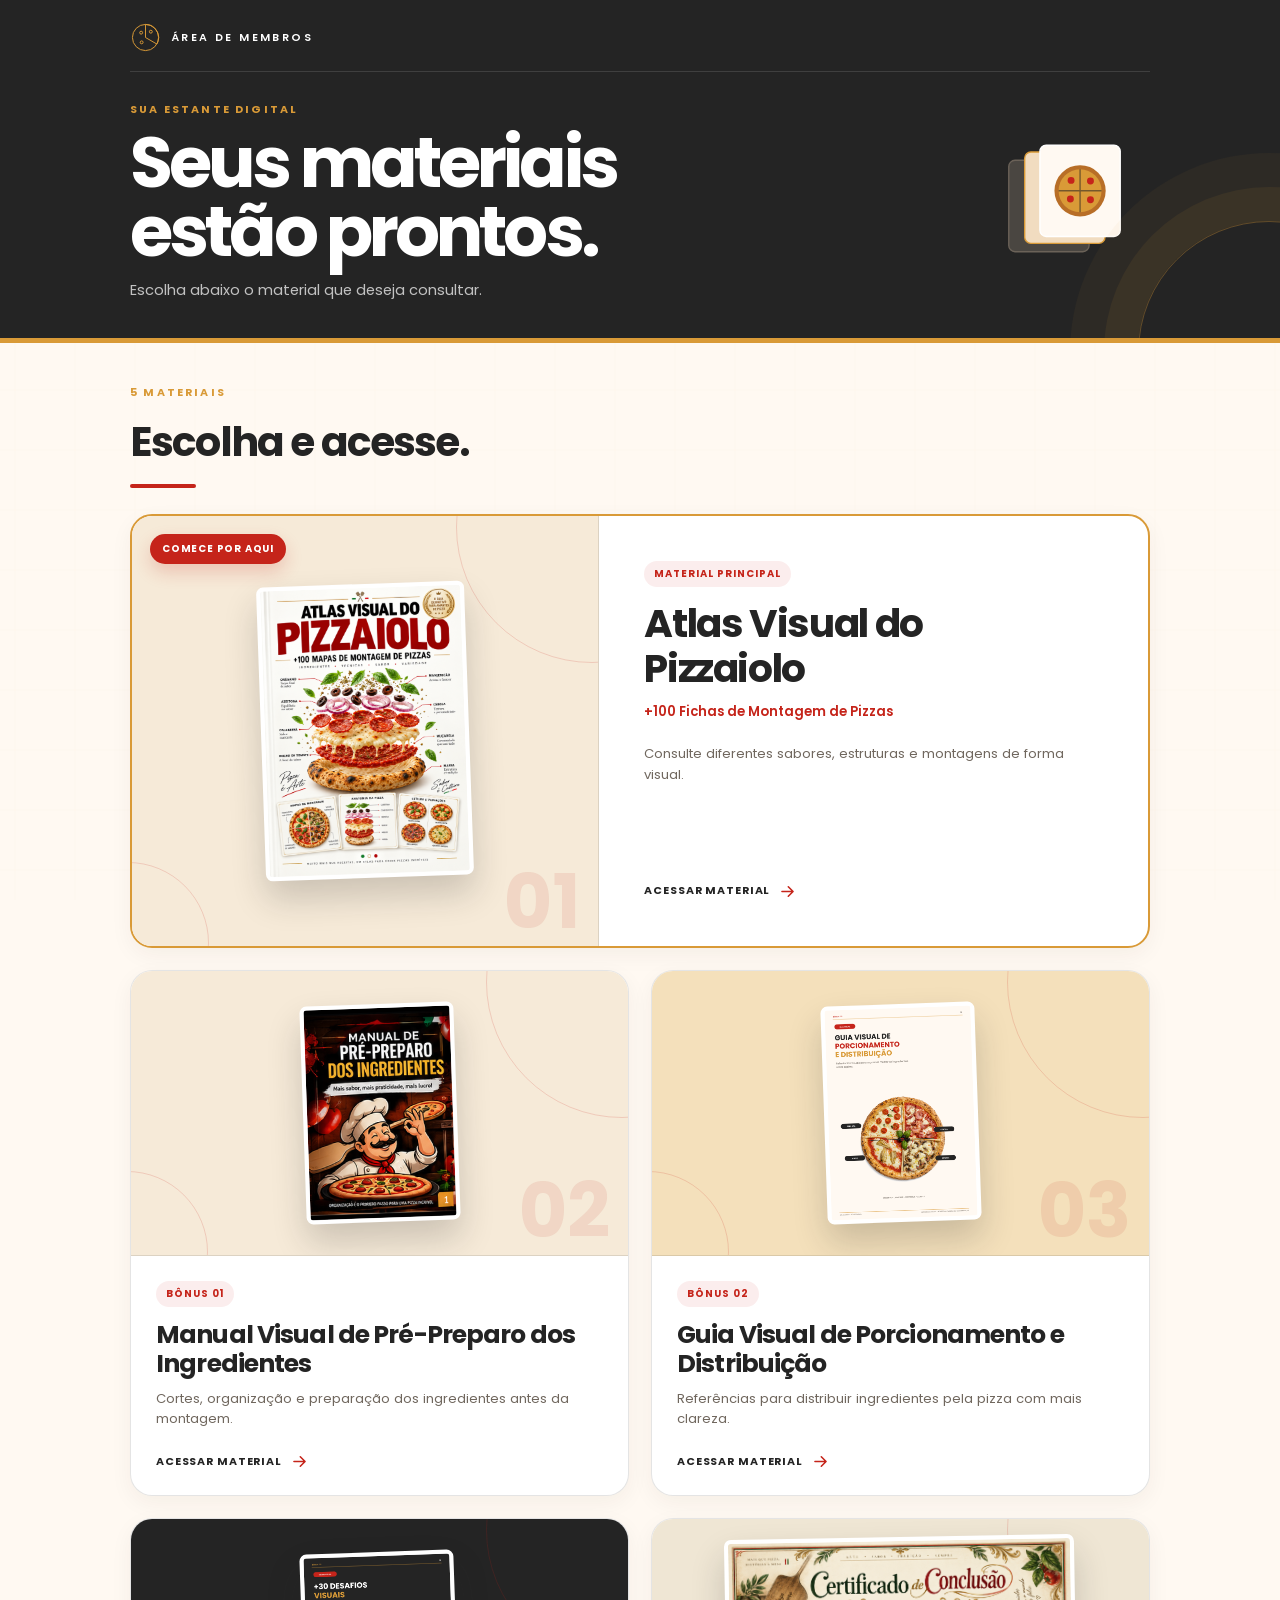
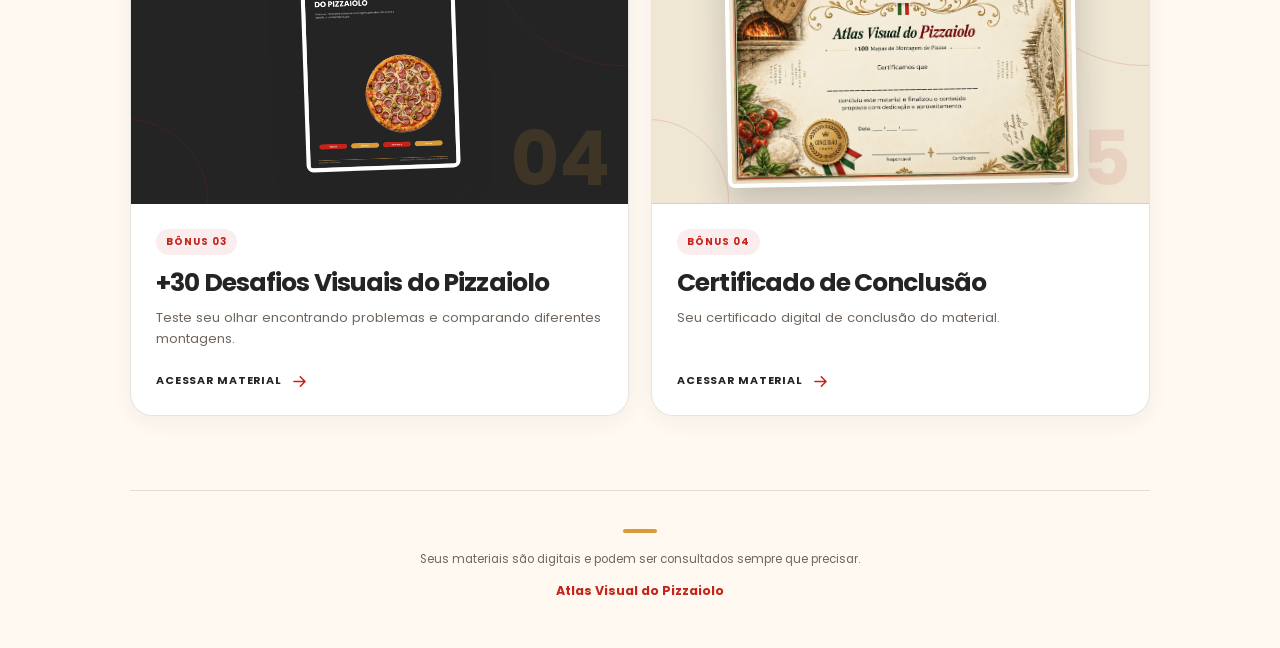
<file: index.html>
<!DOCTYPE html><html lang="pt-BR"><head>
  <meta charset="utf-8">
  <meta name="viewport" content="width=device-width, initial-scale=1">
  <meta name="theme-color" content="#FFF9F2">
  <meta name="description" content="Área de membros do Atlas Visual do Pizzaiolo">
  <title>Área de Membros | Atlas Visual do Pizzaiolo</title>
  <link rel="icon" href="data:image/svg+xml,%3Csvg xmlns='http://www.w3.org/2000/svg' viewBox='0 0 64 64'%3E%3Ccircle cx='32' cy='32' r='28' fill='%23d99a37'/%3E%3Ccircle cx='32' cy='32' r='22' fill='%23c5241a'/%3E%3C/svg%3E">
  <link rel="stylesheet" href="css/styles.css">
  <!-- Meta Pixel Code -->
  <script>
  !function(f,b,e,v,n,t,s)
  {if(f.fbq)return;n=f.fbq=function(){n.callMethod?
  n.callMethod.apply(n,arguments):n.queue.push(arguments)};
  if(!f._fbq)f._fbq=n;n.push=n;n.loaded=!0;n.version='2.0';
  n.queue=[];t=b.createElement(e);t.async=!0;
  t.src=v;s=b.getElementsByTagName(e)[0];
  s.parentNode.insertBefore(t,s)}(window, document,'script',
  'https://connect.facebook.net/en_US/fbevents.js');
  fbq('init', '1751702309218947');
  fbq('track', 'PageView');
  </script>
  <noscript><img height="1" width="1" style="display:none"
  src="https://www.facebook.com/tr?id=1751702309218947&ev=PageView&noscript=1"
  /></noscript>
  <!-- End Meta Pixel Code -->
</head>
<body>
  <header class="member-header">
    <div class="header-inner">
      <div class="brand-row">
        <div class="brand-mark" aria-hidden="true">
          <svg viewBox="0 0 64 64" role="img">
            <circle cx="32" cy="32" r="27"></circle>
            <path d="M32 5a27 27 0 0 1 23.4 40.5L32 32Z"></path>
            <circle cx="23" cy="22" r="3"></circle>
            <circle cx="43" cy="20" r="3"></circle>
            <circle cx="24" cy="42" r="3"></circle>
          </svg>
        </div>
        <span>ÁREA DE MEMBROS</span>
      </div>
      <div class="intro-copy">
        <div>
          <p class="eyebrow">SUA ESTANTE DIGITAL</p>
          <h1>Seus materiais<br>estão prontos.</h1>
          <p class="subheadline">Escolha abaixo o material que deseja consultar.</p>
        </div>
        <div class="header-illustration" aria-hidden="true">
          <svg viewBox="0 0 260 170">
            <rect class="sheet back" x="56" y="25" width="116" height="132" rx="9"></rect>
            <rect class="sheet middle" x="79" y="13" width="116" height="132" rx="9"></rect>
            <rect class="sheet front" x="101" y="3" width="116" height="132" rx="9"></rect>
            <circle class="pizza-crust" cx="159" cy="69" r="37"></circle>
            <circle class="pizza-base" cx="159" cy="69" r="31"></circle>
            <circle class="topping" cx="146" cy="54" r="5"></circle>
            <circle class="topping" cx="174" cy="55" r="5"></circle>
            <circle class="topping" cx="145" cy="81" r="5"></circle>
            <circle class="topping" cx="174" cy="82" r="5"></circle>
            <path class="slice-line" d="M159 38v62M128 69h62"></path>
          </svg>
        </div>
      </div>
    </div>
  </header>

  <main>
    <section class="shelf" aria-labelledby="materials-title">
      <div class="section-heading">
        <p class="eyebrow">5 MATERIAIS</p>
        <h2 id="materials-title">Escolha e acesse.</h2>
        <span class="heading-line" aria-hidden="true"></span>
      </div>

      <div class="material-grid">
        <a class="material-card material-card--featured reveal" href="https://entregavelpizza.vercel.app/public/materiais/atlas-visual-do-pizzaiolo.pdf" target="_blank" rel="noopener noreferrer" aria-label="Abrir Atlas Visual do Pizzaiolo em nova aba">
          <div class="card-visual">
            <span class="start-badge">COMECE POR AQUI</span>
            <div class="cover-frame cover-frame--portrait">
              <img src="images/atlas.png" alt="Capa do Atlas Visual do Pizzaiolo">
            </div>
            <span class="module-number" aria-hidden="true">01</span>
          </div>
          <div class="card-copy">
            <span class="card-label">MATERIAL PRINCIPAL</span>
            <h3>Atlas Visual do Pizzaiolo</h3>
            <p class="card-complement">+100 Fichas de Montagem de Pizzas</p>
            <p>Consulte diferentes sabores, estruturas e montagens de forma visual.</p>
            <span class="card-action">ACESSAR MATERIAL <svg viewBox="0 0 24 24" aria-hidden="true"><path d="M5 12h13M13 6l6 6-6 6"></path></svg></span>
          </div>
        </a>

        <a class="material-card reveal" href="public/materiais/manual-pre-preparo.pdf" target="_blank" rel="noopener noreferrer" aria-label="Abrir Manual Visual de Pré-Preparo dos Ingredientes em nova aba">
          <div class="card-visual">
            <div class="cover-frame cover-frame--portrait">
              <img src="images/bonus-01.png" alt="Capa do Manual Visual de Pré-Preparo dos Ingredientes">
            </div>
            <span class="module-number" aria-hidden="true">02</span>
          </div>
          <div class="card-copy">
            <span class="card-label">BÔNUS 01</span>
            <h3>Manual Visual de Pré-Preparo dos Ingredientes</h3>
            <p>Cortes, organização e preparação dos ingredientes antes da montagem.</p>
            <span class="card-action">ACESSAR MATERIAL <svg viewBox="0 0 24 24" aria-hidden="true"><path d="M5 12h13M13 6l6 6-6 6"></path></svg></span>
          </div>
        </a>

        <a class="material-card reveal" href="public/materiais/guia-porcionamento-distribuicao.pdf" target="_blank" rel="noopener noreferrer" aria-label="Abrir Guia Visual de Porcionamento e Distribuição em nova aba">
          <div class="card-visual card-visual--gold">
            <div class="cover-frame cover-frame--portrait">
              <img src="images/bonus-02.png" alt="Capa do Guia Visual de Porcionamento e Distribuição">
            </div>
            <span class="module-number" aria-hidden="true">03</span>
          </div>
          <div class="card-copy">
            <span class="card-label">BÔNUS 02</span>
            <h3>Guia Visual de Porcionamento e Distribuição</h3>
            <p>Referências para distribuir ingredientes pela pizza com mais clareza.</p>
            <span class="card-action">ACESSAR MATERIAL <svg viewBox="0 0 24 24" aria-hidden="true"><path d="M5 12h13M13 6l6 6-6 6"></path></svg></span>
          </div>
        </a>

        <a class="material-card material-card--dark reveal" href="public/materiais/30-desafios-visuais-pizzaiolo.pdf" target="_blank" rel="noopener noreferrer" aria-label="Abrir 30 Desafios Visuais do Pizzaiolo em nova aba">
          <div class="card-visual card-visual--dark">
            <div class="cover-frame cover-frame--portrait">
              <img src="images/bonus-03.png" alt="Capa dos 30 Desafios Visuais do Pizzaiolo">
            </div>
            <span class="module-number" aria-hidden="true">04</span>
          </div>
          <div class="card-copy">
            <span class="card-label">BÔNUS 03</span>
            <h3>+30 Desafios Visuais do Pizzaiolo</h3>
            <p>Teste seu olhar encontrando problemas e comparando diferentes montagens.</p>
            <span class="card-action">ACESSAR MATERIAL <svg viewBox="0 0 24 24" aria-hidden="true"><path d="M5 12h13M13 6l6 6-6 6"></path></svg></span>
          </div>
        </a>

        <a class="material-card material-card--certificate reveal" href="public/materiais/certificado-conclusao.pdf" target="_blank" rel="noopener noreferrer" aria-label="Abrir Certificado de Conclusão em nova aba">
          <div class="card-visual card-visual--certificate">
            <div class="cover-frame cover-frame--landscape">
              <img src="images/certificado.png" alt="Miniatura do Certificado de Conclusão">
            </div>
            <span class="module-number" aria-hidden="true">05</span>
          </div>
          <div class="card-copy">
            <span class="card-label">BÔNUS 04</span>
            <h3>Certificado de Conclusão</h3>
            <p>Seu certificado digital de conclusão do material.</p>
            <span class="card-action">ACESSAR MATERIAL <svg viewBox="0 0 24 24" aria-hidden="true"><path d="M5 12h13M13 6l6 6-6 6"></path></svg></span>
          </div>
        </a>
      </div>
    </section>
  </main>

  <footer>
    <div class="footer-mark" aria-hidden="true"></div>
    <p>Seus materiais são digitais e podem ser consultados sempre que precisar.</p>
    <strong>Atlas Visual do Pizzaiolo</strong>
  </footer>

  <script src="js/script.js"></script>


</body></html>
</file>
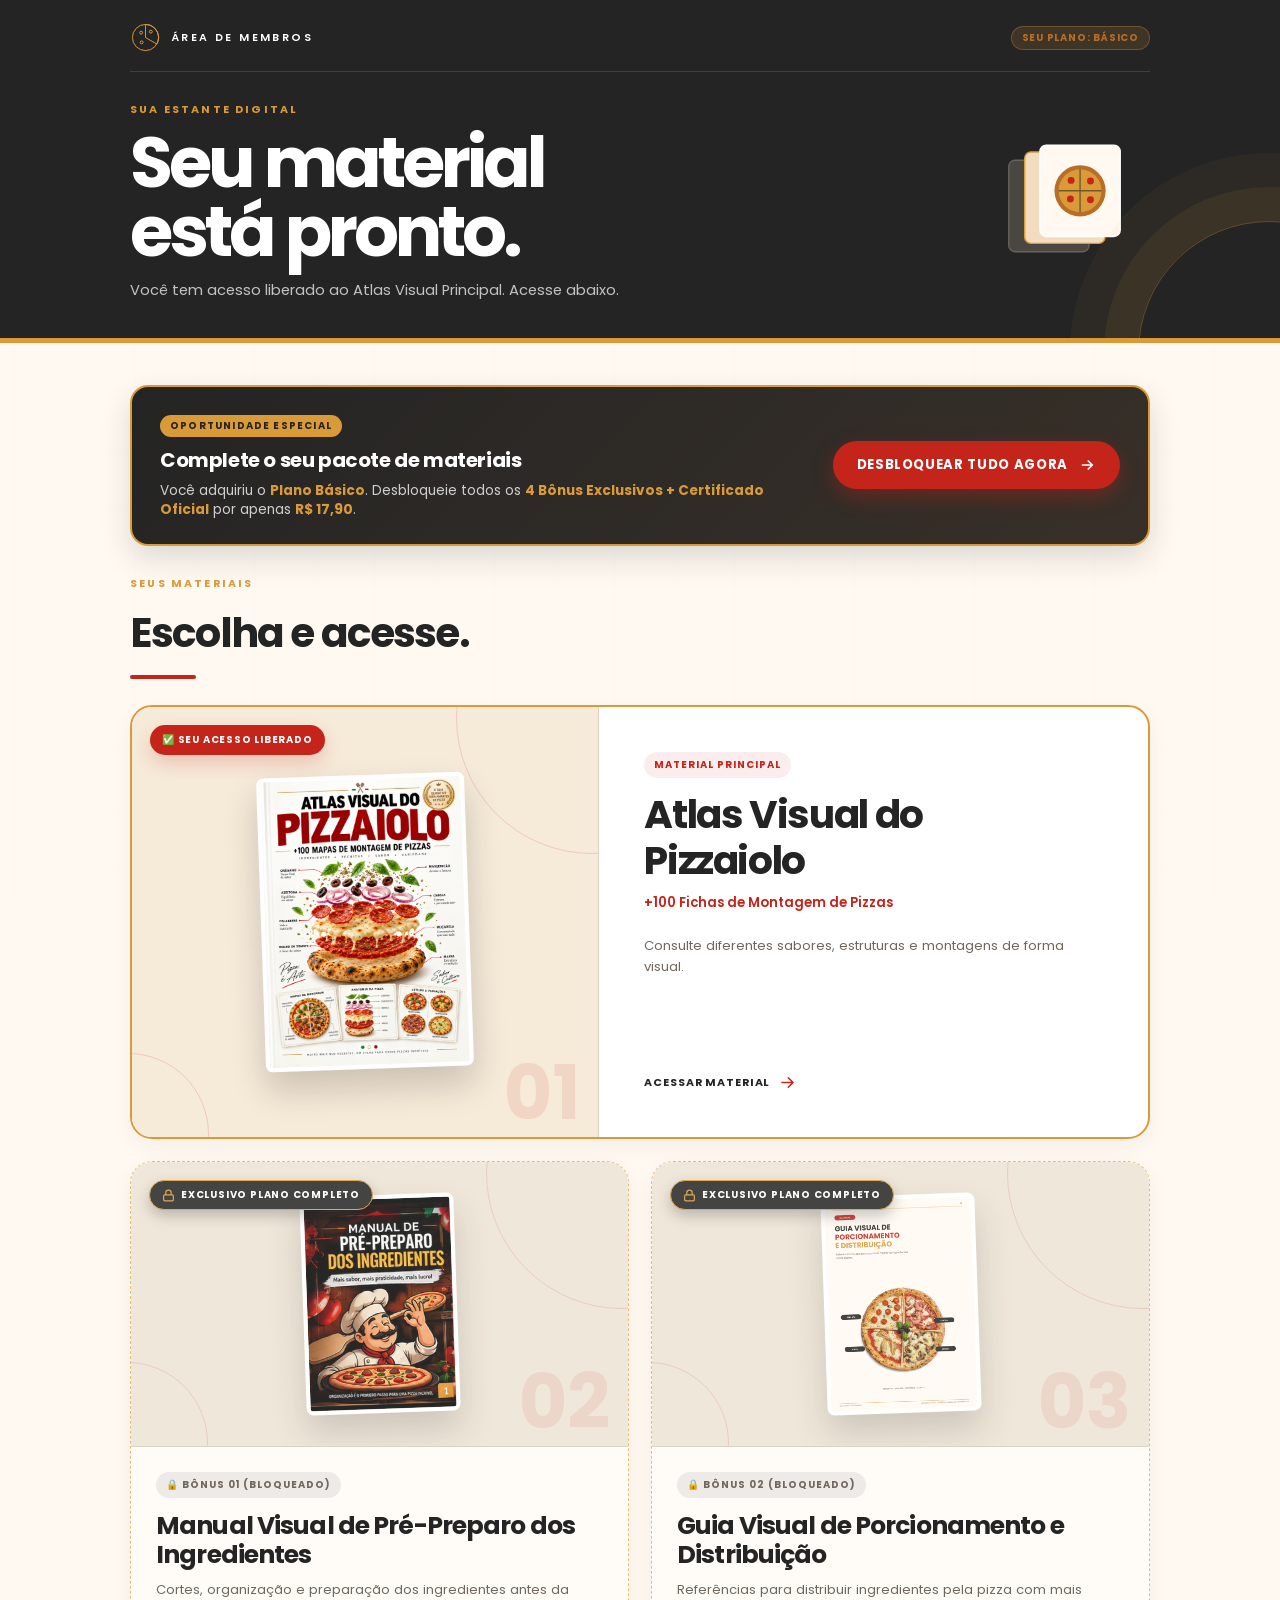
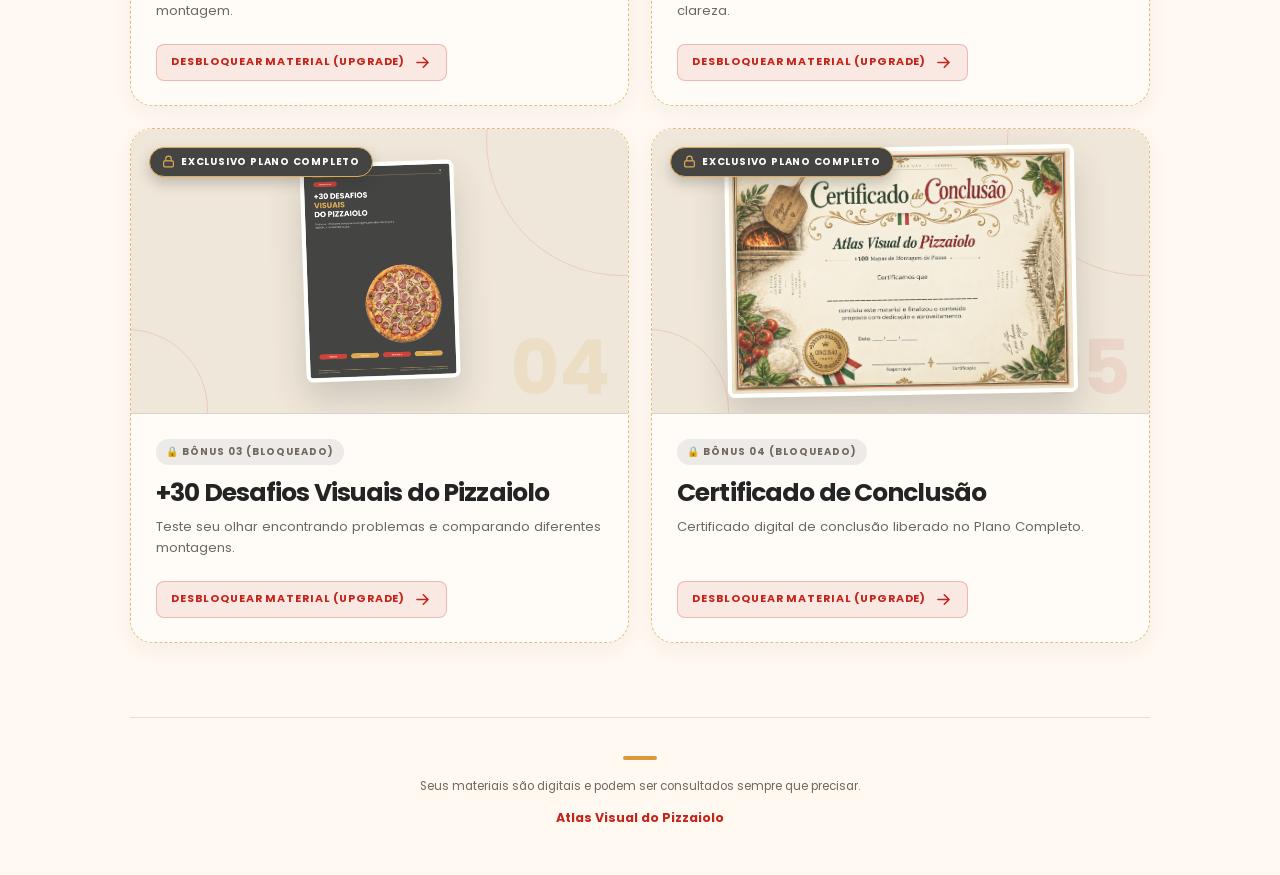
<file: basico.html>
<!DOCTYPE html><html lang="pt-BR"><head>
  <meta charset="utf-8">
  <meta name="viewport" content="width=device-width, initial-scale=1">
  <meta name="theme-color" content="#FFF9F2">
  <meta name="description" content="Área de membros do Atlas Visual do Pizzaiolo - Plano Básico">
  <title>Área de Membros (Plano Básico) | Atlas Visual do Pizzaiolo</title>
  <link rel="icon" href="data:image/svg+xml,%3Csvg xmlns='http://www.w3.org/2000/svg' viewBox='0 0 64 64'%3E%3Ccircle cx='32' cy='32' r='28' fill='%23d99a37'/%3E%3Ccircle cx='32' cy='32' r='22' fill='%23c5241a'/%3E%3C/svg%3E">
  <link rel="stylesheet" href="css/styles.css">
  <!-- Meta Pixel Code -->
  <script>
  !function(f,b,e,v,n,t,s)
  {if(f.fbq)return;n=f.fbq=function(){n.callMethod?
  n.callMethod.apply(n,arguments):n.queue.push(arguments)};
  if(!f._fbq)f._fbq=n;n.push=n;n.loaded=!0;n.version='2.0';
  n.queue=[];t=b.createElement(e);t.async=!0;
  t.src=v;s=b.getElementsByTagName(e)[0];
  s.parentNode.insertBefore(t,s)}(window, document,'script',
  'https://connect.facebook.net/en_US/fbevents.js');
  fbq('init', '1751702309218947');
  fbq('track', 'PageView');
  </script>
  <noscript><img height="1" width="1" style="display:none"
  src="https://www.facebook.com/tr?id=1751702309218947&ev=PageView&noscript=1"
  /></noscript>
  <!-- End Meta Pixel Code -->
</head>
<body>
  <header class="member-header">
    <div class="header-inner">
      <div class="brand-row">
        <div class="brand-mark" aria-hidden="true">
          <svg viewBox="0 0 64 64" role="img">
            <circle cx="32" cy="32" r="27"></circle>
            <path d="M32 5a27 27 0 0 1 23.4 40.5L32 32Z"></path>
            <circle cx="23" cy="22" r="3"></circle>
            <circle cx="43" cy="20" r="3"></circle>
            <circle cx="24" cy="42" r="3"></circle>
          </svg>
        </div>
        <span>ÁREA DE MEMBROS</span>
        <span class="status-badge status-badge--basic">SEU PLANO: BÁSICO</span>
      </div>
      <div class="intro-copy">
        <div>
          <p class="eyebrow">SUA ESTANTE DIGITAL</p>
          <h1>Seu material<br>está pronto.</h1>
          <p class="subheadline">Você tem acesso liberado ao Atlas Visual Principal. Acesse abaixo.</p>
        </div>
        <div class="header-illustration" aria-hidden="true">
          <svg viewBox="0 0 260 170">
            <rect class="sheet back" x="56" y="25" width="116" height="132" rx="9"></rect>
            <rect class="sheet middle" x="79" y="13" width="116" height="132" rx="9"></rect>
            <rect class="sheet front" x="101" y="3" width="116" height="132" rx="9"></rect>
            <circle class="pizza-crust" cx="159" cy="69" r="37"></circle>
            <circle class="pizza-base" cx="159" cy="69" r="31"></circle>
            <circle class="topping" cx="146" cy="54" r="5"></circle>
            <circle class="topping" cx="174" cy="55" r="5"></circle>
            <circle class="topping" cx="145" cy="81" r="5"></circle>
            <circle class="topping" cx="174" cy="82" r="5"></circle>
            <path class="slice-line" d="M159 38v62M128 69h62"></path>
          </svg>
        </div>
      </div>
    </div>
  </header>

  <main>
    <section class="shelf" aria-labelledby="materials-title">
      <!-- BANNER DE UPSELL PARA PLANO COMPLETO -->
      <div class="upgrade-banner">
        <div class="upgrade-banner-content">
          <span class="upgrade-tag">OPORTUNIDADE ESPECIAL</span>
          <h3>Complete o seu pacote de materiais</h3>
          <p>Você adquiriu o <strong>Plano Básico</strong>. Desbloqueie todos os <strong>4 Bônus Exclusivos + Certificado Oficial</strong> por apenas <strong>R$ 17,90</strong>.</p>
        </div>
        <a href="https://pay.lowify.com.br/checkout.php?product_id=JMhcrx" target="_blank" rel="noopener noreferrer" class="upgrade-btn">
          DESBLOQUEAR TUDO AGORA
          <svg viewBox="0 0 24 24" aria-hidden="true"><path d="M5 12h13M13 6l6 6-6 6"></path></svg>
        </a>
      </div>

      <div class="section-heading">
        <p class="eyebrow">SEUS MATERIAIS</p>
        <h2 id="materials-title">Escolha e acesse.</h2>
        <span class="heading-line" aria-hidden="true"></span>
      </div>

      <div class="material-grid">
        <!-- 01 - ATLAS PRINCIPAL: 100% LIBERADO -->
        <a class="material-card material-card--featured reveal" href="https://entregavelpizza.vercel.app/public/materiais/atlas-visual-do-pizzaiolo.pdf" target="_blank" rel="noopener noreferrer" aria-label="Abrir Atlas Visual do Pizzaiolo em nova aba">
          <div class="card-visual">
            <span class="start-badge">✅ SEU ACESSO LIBERADO</span>
            <div class="cover-frame cover-frame--portrait">
              <img src="images/atlas.png" alt="Capa do Atlas Visual do Pizzaiolo">
            </div>
            <span class="module-number" aria-hidden="true">01</span>
          </div>
          <div class="card-copy">
            <span class="card-label">MATERIAL PRINCIPAL</span>
            <h3>Atlas Visual do Pizzaiolo</h3>
            <p class="card-complement">+100 Fichas de Montagem de Pizzas</p>
            <p>Consulte diferentes sabores, estruturas e montagens de forma visual.</p>
            <span class="card-action">ACESSAR MATERIAL <svg viewBox="0 0 24 24" aria-hidden="true"><path d="M5 12h13M13 6l6 6-6 6"></path></svg></span>
          </div>
        </a>

        <!-- 02 - BÔNUS 01: BLOQUEADO (UPSELL) -->
        <a class="material-card material-card--locked reveal" href="https://pay.lowify.com.br/checkout.php?product_id=JMhcrx" target="_blank" rel="noopener noreferrer" aria-label="Desbloquear Manual Visual de Pré-Preparo dos Ingredientes">
          <div class="card-visual">
            <span class="lock-badge">
              <svg viewBox="0 0 24 24"><rect x="3" y="11" width="18" height="11" rx="2" ry="2"></rect><path d="M7 11V7a5 5 0 0 1 10 0v4"></path></svg>
              EXCLUSIVO PLANO COMPLETO
            </span>
            <div class="cover-frame cover-frame--portrait">
              <img src="images/bonus-01.png" alt="Capa do Manual Visual de Pré-Preparo dos Ingredientes">
            </div>
            <span class="module-number" aria-hidden="true">02</span>
          </div>
          <div class="card-copy">
            <span class="card-label card-label--locked">🔒 BÔNUS 01 (BLOQUEADO)</span>
            <h3>Manual Visual de Pré-Preparo dos Ingredientes</h3>
            <p>Cortes, organização e preparação dos ingredientes antes da montagem.</p>
            <span class="card-action card-action--upgrade">DESBLOQUEAR MATERIAL (UPGRADE) <svg viewBox="0 0 24 24" aria-hidden="true"><path d="M5 12h13M13 6l6 6-6 6"></path></svg></span>
          </div>
        </a>

        <!-- 03 - BÔNUS 02: BLOQUEADO (UPSELL) -->
        <a class="material-card material-card--locked reveal" href="https://pay.lowify.com.br/checkout.php?product_id=JMhcrx" target="_blank" rel="noopener noreferrer" aria-label="Desbloquear Guia Visual de Porcionamento e Distribuição">
          <div class="card-visual card-visual--gold">
            <span class="lock-badge">
              <svg viewBox="0 0 24 24"><rect x="3" y="11" width="18" height="11" rx="2" ry="2"></rect><path d="M7 11V7a5 5 0 0 1 10 0v4"></path></svg>
              EXCLUSIVO PLANO COMPLETO
            </span>
            <div class="cover-frame cover-frame--portrait">
              <img src="images/bonus-02.png" alt="Capa do Guia Visual de Porcionamento e Distribuição">
            </div>
            <span class="module-number" aria-hidden="true">03</span>
          </div>
          <div class="card-copy">
            <span class="card-label card-label--locked">🔒 BÔNUS 02 (BLOQUEADO)</span>
            <h3>Guia Visual de Porcionamento e Distribuição</h3>
            <p>Referências para distribuir ingredientes pela pizza com mais clareza.</p>
            <span class="card-action card-action--upgrade">DESBLOQUEAR MATERIAL (UPGRADE) <svg viewBox="0 0 24 24" aria-hidden="true"><path d="M5 12h13M13 6l6 6-6 6"></path></svg></span>
          </div>
        </a>

        <!-- 04 - BÔNUS 03: BLOQUEADO (UPSELL) -->
        <a class="material-card material-card--locked reveal" href="https://pay.lowify.com.br/checkout.php?product_id=JMhcrx" target="_blank" rel="noopener noreferrer" aria-label="Desbloquear 30 Desafios Visuais do Pizzaiolo">
          <div class="card-visual card-visual--dark">
            <span class="lock-badge">
              <svg viewBox="0 0 24 24"><rect x="3" y="11" width="18" height="11" rx="2" ry="2"></rect><path d="M7 11V7a5 5 0 0 1 10 0v4"></path></svg>
              EXCLUSIVO PLANO COMPLETO
            </span>
            <div class="cover-frame cover-frame--portrait">
              <img src="images/bonus-03.png" alt="Capa dos 30 Desafios Visuais do Pizzaiolo">
            </div>
            <span class="module-number" aria-hidden="true">04</span>
          </div>
          <div class="card-copy">
            <span class="card-label card-label--locked">🔒 BÔNUS 03 (BLOQUEADO)</span>
            <h3>+30 Desafios Visuais do Pizzaiolo</h3>
            <p>Teste seu olhar encontrando problemas e comparando diferentes montagens.</p>
            <span class="card-action card-action--upgrade">DESBLOQUEAR MATERIAL (UPGRADE) <svg viewBox="0 0 24 24" aria-hidden="true"><path d="M5 12h13M13 6l6 6-6 6"></path></svg></span>
          </div>
        </a>

        <!-- 05 - BÔNUS 04: BLOQUEADO (UPSELL) -->
        <a class="material-card material-card--locked reveal" href="https://pay.lowify.com.br/checkout.php?product_id=JMhcrx" target="_blank" rel="noopener noreferrer" aria-label="Desbloquear Certificado de Conclusão">
          <div class="card-visual card-visual--certificate">
            <span class="lock-badge">
              <svg viewBox="0 0 24 24"><rect x="3" y="11" width="18" height="11" rx="2" ry="2"></rect><path d="M7 11V7a5 5 0 0 1 10 0v4"></path></svg>
              EXCLUSIVO PLANO COMPLETO
            </span>
            <div class="cover-frame cover-frame--landscape">
              <img src="images/certificado.png" alt="Miniatura do Certificado de Conclusão">
            </div>
            <span class="module-number" aria-hidden="true">05</span>
          </div>
          <div class="card-copy">
            <span class="card-label card-label--locked">🔒 BÔNUS 04 (BLOQUEADO)</span>
            <h3>Certificado de Conclusão</h3>
            <p>Certificado digital de conclusão liberado no Plano Completo.</p>
            <span class="card-action card-action--upgrade">DESBLOQUEAR MATERIAL (UPGRADE) <svg viewBox="0 0 24 24" aria-hidden="true"><path d="M5 12h13M13 6l6 6-6 6"></path></svg></span>
          </div>
        </a>
      </div>
    </section>
  </main>

  <footer>
    <div class="footer-mark" aria-hidden="true"></div>
    <p>Seus materiais são digitais e podem ser consultados sempre que precisar.</p>
    <strong>Atlas Visual do Pizzaiolo</strong>
  </footer>

  <script src="js/script.js"></script>
</body></html>
</file>
<file: css/styles.css>
@font-face {
  font-family: "Poppins";
  src: url("../fonts/Poppins-Regular.ttf") format("truetype");
  font-weight: 400;
  font-style: normal;
  font-display: swap;
}

@font-face {
  font-family: "Poppins";
  src: url("../fonts/Poppins-Medium.ttf") format("truetype");
  font-weight: 500;
  font-style: normal;
  font-display: swap;
}

@font-face {
  font-family: "Poppins";
  src: url("../fonts/Poppins-SemiBold.ttf") format("truetype");
  font-weight: 600;
  font-style: normal;
  font-display: swap;
}

@font-face {
  font-family: "Poppins";
  src: url("../fonts/Poppins-Bold.ttf") format("truetype");
  font-weight: 700;
  font-style: normal;
  font-display: swap;
}

:root {
  --warm: #fff9f2;
  --tomato: #c5241a;
  --gold: #d99a37;
  --coal: #242424;
  --muted: #70675e;
  --paper: #ffffff;
  --line: rgba(36, 36, 36, 0.12);
  --shadow: 0 14px 38px rgba(53, 35, 19, 0.09);
}

* {
  box-sizing: border-box;
}

html {
  scroll-behavior: smooth;
}

body {
  margin: 0;
  background: var(--warm);
  color: var(--coal);
  font-family: "Poppins", sans-serif;
  -webkit-font-smoothing: antialiased;
}

body::before {
  content: "";
  position: fixed;
  inset: 0;
  z-index: -1;
  pointer-events: none;
  opacity: 0.2;
  background-image: url("data:image/svg+xml,%3Csvg xmlns='http://www.w3.org/2000/svg' width='120' height='120' viewBox='0 0 120 120'%3E%3Cpath d='M15 0v120M75 0v120M0 30h120M0 90h120' stroke='%23d99a37' stroke-opacity='.18' stroke-width='.6'/%3E%3C/svg%3E");
}

a {
  color: inherit;
}

.member-header {
  position: relative;
  overflow: hidden;
  background: var(--coal);
  color: var(--paper);
  border-bottom: 5px solid var(--gold);
}

.member-header::after {
  content: "";
  position: absolute;
  width: 260px;
  height: 260px;
  right: -120px;
  bottom: -145px;
  border: 1px solid rgba(217, 154, 55, 0.34);
  border-radius: 50%;
  box-shadow: 0 0 0 34px rgba(217, 154, 55, 0.08), 0 0 0 68px rgba(217, 154, 55, 0.05);
}

.header-inner,
.shelf,
footer {
  width: min(100% - 32px, 1020px);
  margin-inline: auto;
}

.header-inner {
  padding: 22px 0 36px;
}

.brand-row {
  display: flex;
  align-items: center;
  gap: 10px;
  padding-bottom: 18px;
  border-bottom: 1px solid rgba(255, 255, 255, 0.12);
  font-size: 0.68rem;
  font-weight: 600;
  letter-spacing: 0.22em;
}

.brand-mark {
  width: 31px;
  height: 31px;
}

.brand-mark svg {
  width: 100%;
  height: 100%;
  fill: none;
  stroke: var(--gold);
  stroke-width: 2;
}

.brand-mark .topping {
  fill: var(--tomato);
  stroke: none;
}

.intro-copy {
  display: grid;
  grid-template-columns: 1fr 180px;
  align-items: center;
  gap: 16px;
  padding-top: 30px;
}

.eyebrow {
  margin: 0 0 10px;
  color: var(--gold);
  font-size: 0.68rem;
  font-weight: 700;
  letter-spacing: 0.2em;
}

h1,
h2,
h3,
p {
  margin-top: 0;
}

h1 {
  max-width: 620px;
  margin-bottom: 13px;
  font-size: clamp(2.15rem, 8vw, 4.4rem);
  line-height: 0.98;
  letter-spacing: -0.055em;
}

.subheadline {
  margin-bottom: 0;
  color: rgba(255, 255, 255, 0.72);
  font-size: 0.92rem;
  line-height: 1.55;
}

.header-illustration svg {
  display: block;
  width: 100%;
}

.sheet {
  stroke-width: 2;
}

.sheet.back {
  fill: #4a4641;
  stroke: #6b6258;
}

.sheet.middle {
  fill: #f1dcc0;
  stroke: var(--gold);
}

.sheet.front {
  fill: var(--warm);
  stroke: #fff;
}

.pizza-crust {
  fill: #b86e27;
}

.pizza-base {
  fill: var(--gold);
}

.topping {
  fill: var(--tomato);
}

.slice-line {
  fill: none;
  stroke: rgba(36, 36, 36, 0.55);
  stroke-width: 2;
}

main {
  padding: 42px 0 74px;
}

.section-heading {
  margin-bottom: 26px;
}

.section-heading h2 {
  margin-bottom: 12px;
  font-size: clamp(1.65rem, 5vw, 2.55rem);
  letter-spacing: -0.045em;
}

.heading-line {
  display: block;
  width: 66px;
  height: 4px;
  background: var(--tomato);
  border-radius: 100px;
}

.material-grid {
  display: grid;
  grid-template-columns: repeat(2, minmax(0, 1fr));
  gap: 22px;
}

.material-card {
  display: grid;
  grid-template-rows: 285px 1fr;
  overflow: hidden;
  min-width: 0;
  color: var(--coal);
  text-decoration: none;
  background: var(--paper);
  border: 1px solid var(--line);
  border-radius: 22px;
  box-shadow: 0 7px 22px rgba(53, 35, 19, 0.05);
  transition: transform 180ms ease, box-shadow 180ms ease, border-color 180ms ease;
}

.material-card:hover,
.material-card:focus-visible {
  transform: translateY(-3px);
  border-color: rgba(217, 154, 55, 0.65);
  box-shadow: var(--shadow);
  outline: none;
}

.material-card:active {
  transform: translateY(0) scale(0.992);
}

.material-card--featured {
  grid-column: 1 / -1;
  grid-template-columns: minmax(300px, 0.92fr) 1.08fr;
  grid-template-rows: minmax(430px, auto);
  border: 2px solid var(--gold);
}

.card-visual {
  position: relative;
  display: grid;
  place-items: center;
  min-height: 0;
  overflow: hidden;
  background: #f6ead8;
  border-bottom: 1px solid var(--line);
}

.card-visual::before,
.card-visual::after {
  content: "";
  position: absolute;
  border: 1px solid rgba(197, 36, 26, 0.16);
  border-radius: 50%;
}

.card-visual::before {
  width: 270px;
  height: 270px;
  right: -130px;
  top: -125px;
}

.card-visual::after {
  width: 160px;
  height: 160px;
  left: -85px;
  bottom: -78px;
}

.material-card--featured .card-visual {
  border-right: 1px solid var(--line);
  border-bottom: 0;
}

.card-visual--gold {
  background: #f4e0bb;
}

.card-visual--dark {
  background: var(--coal);
}

.card-visual--certificate {
  background: #efe6d4;
}

.cover-frame {
  position: relative;
  z-index: 1;
  overflow: hidden;
  background: #fff;
  border: 4px solid #fff;
  border-radius: 7px;
  box-shadow: 0 18px 34px rgba(36, 36, 36, 0.2);
  transform: rotate(-2deg);
  transition: transform 180ms ease;
}

.material-card:hover .cover-frame {
  transform: rotate(-1deg) scale(1.015);
}

.cover-frame--portrait {
  width: 154px;
  aspect-ratio: 0.707;
}

.material-card--featured .cover-frame--portrait {
  width: 208px;
}

.cover-frame--landscape {
  width: min(82%, 350px);
  aspect-ratio: 1.414;
  transform: rotate(-1deg);
}

.cover-frame img {
  display: block;
  width: 100%;
  height: 100%;
  object-fit: cover;
}

.module-number {
  position: absolute;
  right: 18px;
  bottom: 7px;
  z-index: 0;
  color: rgba(197, 36, 26, 0.1);
  font-size: 4.7rem;
  font-weight: 700;
  line-height: 1;
}

.card-visual--dark .module-number {
  color: rgba(217, 154, 55, 0.15);
}

.start-badge {
  position: absolute;
  z-index: 2;
  top: 18px;
  left: 18px;
  padding: 8px 12px;
  color: #fff;
  background: var(--tomato);
  border-radius: 100px;
  font-size: 0.62rem;
  font-weight: 700;
  letter-spacing: 0.08em;
  box-shadow: 0 8px 18px rgba(197, 36, 26, 0.2);
}

.card-copy {
  display: flex;
  flex-direction: column;
  align-items: flex-start;
  padding: 25px 25px 24px;
}

.material-card--featured .card-copy {
  justify-content: center;
  padding: 45px;
}

.card-label {
  display: inline-flex;
  margin-bottom: 14px;
  padding: 6px 10px;
  color: var(--tomato);
  background: rgba(197, 36, 26, 0.08);
  border-radius: 100px;
  font-size: 0.62rem;
  font-weight: 700;
  letter-spacing: 0.1em;
}

.card-copy h3 {
  margin-bottom: 10px;
  font-size: clamp(1.12rem, 3vw, 1.56rem);
  line-height: 1.16;
  letter-spacing: -0.035em;
}

.material-card--featured .card-copy h3 {
  max-width: 430px;
  font-size: clamp(1.65rem, 4vw, 2.45rem);
}

.card-complement {
  color: var(--tomato) !important;
  font-weight: 600;
}

.card-copy p {
  max-width: 480px;
  margin-bottom: 22px;
  color: var(--muted);
  font-size: 0.82rem;
  line-height: 1.58;
}

.card-action {
  display: flex;
  align-items: center;
  gap: 8px;
  margin-top: auto;
  color: var(--coal);
  font-size: 0.68rem;
  font-weight: 700;
  letter-spacing: 0.08em;
}

.card-action svg {
  width: 19px;
  height: 19px;
  fill: none;
  stroke: var(--tomato);
  stroke-width: 2;
  stroke-linecap: round;
  stroke-linejoin: round;
  transition: transform 180ms ease;
}

.material-card:hover .card-action svg {
  transform: translateX(3px);
}

footer {
  padding: 38px 0 46px;
  text-align: center;
  border-top: 1px solid var(--line);
}

.footer-mark {
  width: 34px;
  height: 4px;
  margin: 0 auto 18px;
  background: var(--gold);
  border-radius: 10px;
}

footer p {
  margin-bottom: 9px;
  color: var(--muted);
  font-size: 0.72rem;
}

footer strong {
  color: var(--tomato);
  font-size: 0.78rem;
}

.reveal {
  opacity: 0;
  transform: translateY(12px);
}

.is-ready .reveal {
  animation: reveal-card 420ms ease forwards;
}

.is-ready .reveal:nth-child(2) { animation-delay: 70ms; }
.is-ready .reveal:nth-child(3) { animation-delay: 140ms; }
.is-ready .reveal:nth-child(4) { animation-delay: 210ms; }
.is-ready .reveal:nth-child(5) { animation-delay: 280ms; }

@keyframes reveal-card {
  to {
    opacity: 1;
    transform: translateY(0);
  }
}

@media (max-width: 720px) {
  .header-inner,
  .shelf,
  footer {
    width: min(100% - 24px, 620px);
  }

  .header-inner {
    padding-bottom: 30px;
  }

  .intro-copy {
    grid-template-columns: 1fr 112px;
    align-items: end;
    padding-top: 25px;
  }

  .header-illustration {
    margin-right: -18px;
  }

  h1 {
    font-size: clamp(2rem, 11vw, 3rem);
  }

  main {
    padding-top: 34px;
  }

  .material-grid {
    grid-template-columns: 1fr;
    gap: 17px;
  }

  .material-card,
  .material-card--featured {
    grid-column: auto;
    grid-template-columns: 1fr;
    grid-template-rows: 278px auto;
  }

  .material-card--featured {
    grid-template-rows: 365px auto;
  }

  .material-card--featured .card-visual {
    border-right: 0;
    border-bottom: 1px solid var(--line);
  }

  .material-card--featured .cover-frame--portrait {
    width: 190px;
  }

  .material-card--featured .card-copy,
  .card-copy {
    justify-content: flex-start;
    padding: 24px 22px 23px;
  }

  .material-card--featured .card-copy h3 {
    font-size: 1.7rem;
  }

  .cover-frame--portrait {
    width: 145px;
  }

  .card-copy p {
    margin-bottom: 20px;
  }
}

@media (max-width: 430px) {
  .intro-copy {
    grid-template-columns: 1fr 88px;
  }

  .header-illustration {
    opacity: 0.92;
  }

  .subheadline {
    max-width: 255px;
    font-size: 0.82rem;
  }

  .material-card,
  .material-card--featured {
    border-radius: 18px;
  }
}

@media (prefers-reduced-motion: reduce) {
  *,
  *::before,
  *::after {
    scroll-behavior: auto !important;
    animation-duration: 0.01ms !important;
    animation-iteration-count: 1 !important;
    transition-duration: 0.01ms !important;
  }
}

/* ===================================================
   EXTENSÃO: MODO PLANO BÁSICO & UPSELL LOWIFY
   =================================================== */

.upgrade-banner {
  display: flex;
  align-items: center;
  justify-content: space-between;
  gap: 20px;
  padding: 24px 28px;
  margin-bottom: 30px;
  background: linear-gradient(135deg, #242424 0%, #383028 100%);
  border: 2px solid var(--gold);
  border-radius: 18px;
  box-shadow: 0 12px 30px rgba(36, 36, 36, 0.15);
}

.upgrade-banner-content {
  color: var(--paper);
}

.upgrade-tag {
  display: inline-block;
  padding: 4px 10px;
  margin-bottom: 8px;
  color: var(--coal);
  background: var(--gold);
  border-radius: 100px;
  font-size: 0.62rem;
  font-weight: 700;
  letter-spacing: 0.12em;
}

.upgrade-banner-content h3 {
  margin: 0 0 6px;
  color: #fff;
  font-size: 1.25rem;
  letter-spacing: -0.02em;
}

.upgrade-banner-content p {
  margin: 0;
  color: rgba(255, 255, 255, 0.78);
  font-size: 0.85rem;
  line-height: 1.45;
}

.upgrade-banner-content strong {
  color: var(--gold);
}

.upgrade-btn {
  display: inline-flex;
  align-items: center;
  gap: 10px;
  padding: 14px 24px;
  color: #fff;
  background: var(--tomato);
  border-radius: 100px;
  font-size: 0.82rem;
  font-weight: 700;
  letter-spacing: 0.05em;
  text-decoration: none;
  white-space: nowrap;
  box-shadow: 0 8px 20px rgba(197, 36, 26, 0.35);
  transition: transform 180ms ease, background 180ms ease, box-shadow 180ms ease;
}

.upgrade-btn:hover {
  background: #a91c13;
  transform: translateY(-2px);
  box-shadow: 0 12px 24px rgba(197, 36, 26, 0.45);
}

.upgrade-btn svg {
  width: 18px;
  height: 18px;
  fill: none;
  stroke: currentColor;
  stroke-width: 2.2;
}

/* CARDS BLOQUEADOS (PLANO BÁSICO) */
.material-card--locked {
  border: 1.5px dashed rgba(217, 154, 55, 0.65);
  background: #fffcf8;
}

.material-card--locked .card-visual {
  background: #ede3d4;
  opacity: 0.85;
}

.material-card--locked .lock-badge {
  position: absolute;
  z-index: 2;
  top: 18px;
  left: 18px;
  display: flex;
  align-items: center;
  gap: 6px;
  padding: 7px 12px;
  color: #fff;
  background: var(--coal);
  border: 1px solid var(--gold);
  border-radius: 100px;
  font-size: 0.62rem;
  font-weight: 700;
  letter-spacing: 0.08em;
  box-shadow: 0 6px 14px rgba(0, 0, 0, 0.25);
}

.material-card--locked .lock-badge svg {
  width: 13px;
  height: 13px;
  fill: none;
  stroke: var(--gold);
  stroke-width: 2.2;
}

.material-card--locked .card-label--locked {
  color: #70675e;
  background: rgba(36, 36, 36, 0.08);
}

.material-card--locked .card-action--upgrade {
  display: inline-flex;
  align-items: center;
  gap: 8px;
  margin-top: auto;
  padding: 8px 14px;
  color: var(--tomato);
  background: rgba(197, 36, 26, 0.09);
  border: 1px solid rgba(197, 36, 26, 0.25);
  border-radius: 8px;
  font-size: 0.68rem;
  font-weight: 700;
  letter-spacing: 0.08em;
  transition: all 180ms ease;
}

.material-card--locked:hover .card-action--upgrade {
  color: #fff;
  background: var(--tomato);
  border-color: var(--tomato);
}

.material-card--locked:hover .card-action--upgrade svg {
  stroke: #fff;
}

.status-badge {
  display: inline-flex;
  align-items: center;
  gap: 6px;
  padding: 4px 10px;
  border-radius: 100px;
  font-size: 0.62rem;
  font-weight: 700;
  letter-spacing: 0.08em;
  margin-left: auto;
}

.status-badge--active {
  background: rgba(39, 174, 96, 0.15);
  color: #1e824c;
  border: 1px solid rgba(39, 174, 96, 0.3);
}

.status-badge--basic {
  background: rgba(217, 154, 55, 0.15);
  color: #b86e27;
  border: 1px solid rgba(217, 154, 55, 0.3);
}

@media (max-width: 768px) {
  .upgrade-banner {
    flex-direction: column;
    align-items: stretch;
    text-align: left;
    padding: 20px;
  }
  .upgrade-btn {
    justify-content: center;
    width: 100%;
  }
}
</file>
